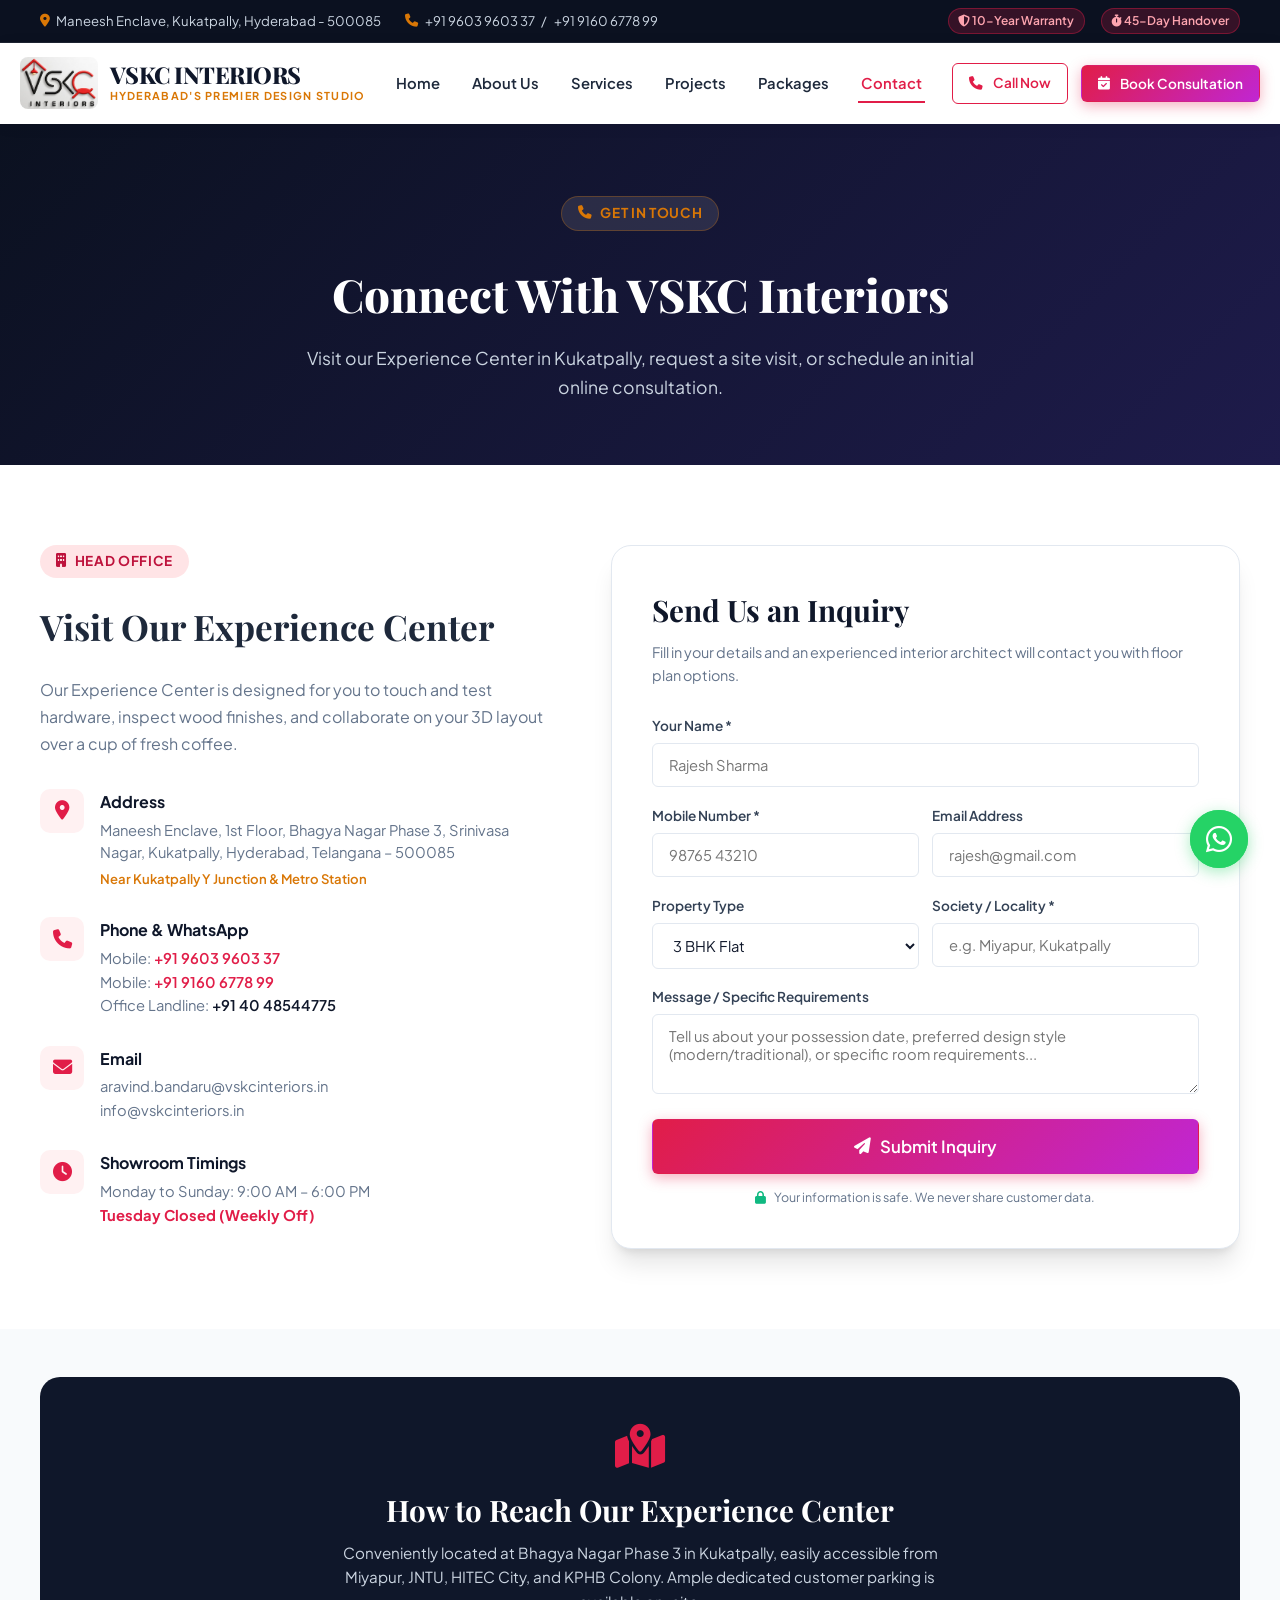
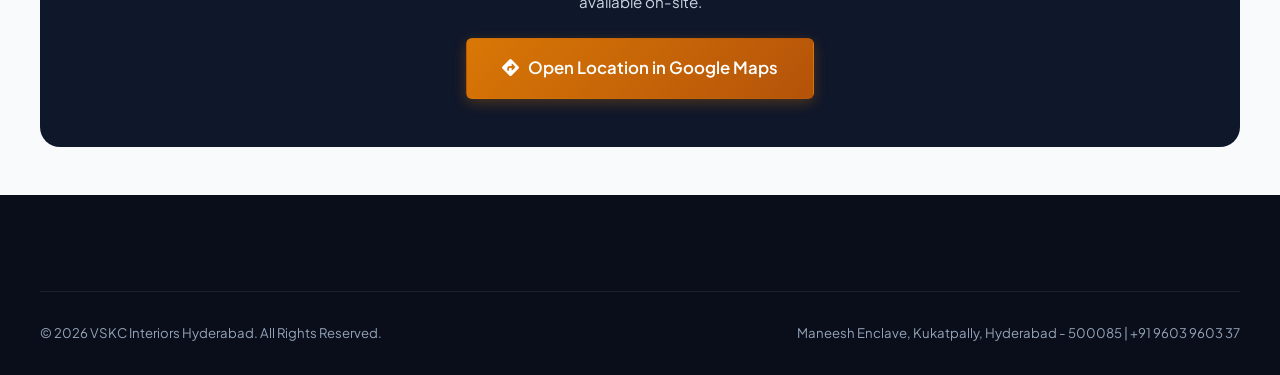
<file: contact.html>
<!DOCTYPE html>
<html lang="en">
<head>
  <meta charset="UTF-8">
  <meta name="viewport" content="width=device-width, initial-scale=1.0">
  <title>Contact VSKC Interiors Hyderabad | Experience Center & Inquiry</title>
  <meta name="description" content="Contact VSKC Interiors in Kukatpally Hyderabad. Visit our Experience Center or speak with our interior design architects at +91 9603 9603 37.">
  
  <link rel="icon" type="image/png" href="assets/images/favicon.png">
  <link rel="preconnect" href="https://fonts.googleapis.com">
  <link rel="preconnect" href="https://fonts.gstatic.com" crossorigin>
  <link href="https://fonts.googleapis.com/css2?family=Playfair+Display:ital,wght@0,600;0,700;0,800;1,600&family=Plus+Jakarta+Sans:wght@400;500;600;700;800&display=swap" rel="stylesheet">
  <link rel="stylesheet" href="https://cdnjs.cloudflare.com/ajax/libs/font-awesome/6.5.1/css/all.min.css">
  <link rel="stylesheet" href="css/style.css">
</head>
<body>

  <!-- Topbar -->
  <aside class="topbar">
    <div class="container topbar-wrapper">
      <div class="topbar-info">
        <div class="topbar-item">
          <i class="fa-solid fa-location-dot"></i>
          <span>Maneesh Enclave, Kukatpally, Hyderabad - 500085</span>
        </div>
        <div class="topbar-item">
          <i class="fa-solid fa-phone"></i>
          <a href="tel:+919603960337">+91 9603 9603 37</a> / <a href="tel:+919160677899">+91 9160 6778 99</a>
        </div>
      </div>
      <div class="topbar-actions">
        <span class="badge-pill-alert"><i class="fa-solid fa-shield-halved"></i> 10-Year Warranty</span>
        <span class="badge-pill-alert"><i class="fa-solid fa-stopwatch"></i> 45-Day Handover</span>
      </div>
    </div>
  </aside>

  <!-- Navbar -->
  <header class="header">
    <div class="container navbar">
      <a href="index.html" class="brand-logo" aria-label="VSKC Interiors Home">
        <img src="assets/images/logo.png" alt="VSKC Interiors Logo" class="brand-logo-img">
        <div class="brand-text">
          <span class="brand-name">VSKC INTERIORS</span>
          <span class="brand-tag">HYDERABAD'S PREMIER DESIGN STUDIO</span>
        </div>
      </a>
      <nav class="nav-menu" id="navMenu">
        <a href="index.html" class="nav-link">Home</a>
        <a href="about.html" class="nav-link">About Us</a>
        <a href="services.html" class="nav-link">Services</a>
        <a href="portfolio.html" class="nav-link">Projects</a>
        <a href="packages.html" class="nav-link">Packages</a>
        <a href="contact.html" class="nav-link active">Contact</a>
      </nav>
      <div class="nav-actions">
        <a href="tel:+919603960337" class="btn btn-outline btn-sm"><i class="fa-solid fa-phone"></i> Call Now</a>
        <button class="btn btn-primary btn-sm open-modal-btn"><i class="fa-solid fa-calendar-check"></i> Book Consultation</button>
      </div>
      <button class="mobile-toggle" id="mobileToggle"><i class="fa-solid fa-bars"></i></button>
    </div>
  </header>

  <!-- Page Banner -->
  <section style="background: linear-gradient(135deg, #0b1120 0%, #1e1b4b 100%); color: var(--white); padding: 4.5rem 0 4rem; text-align: center;">
    <div class="container">
      <span class="section-badge badge-dark"><i class="fa-solid fa-phone"></i> Get In Touch</span>
      <h1 class="font-heading" style="font-size: 2.85rem; font-weight: 800; margin: 0.85rem 0;">Connect With VSKC Interiors</h1>
      <p style="font-size: 1.1rem; color: #cbd5e1; max-width: 680px; margin: 0 auto;">
        Visit our Experience Center in Kukatpally, request a site visit, or schedule an initial online consultation.
      </p>
    </div>
  </section>

  <!-- Contact Details & Form Grid -->
  <section class="section section-light">
    <div class="container" style="display: grid; grid-template-columns: 0.9fr 1.1fr; gap: 3.5rem;">
      <!-- Contact Info -->
      <div>
        <span class="section-badge badge-apple"><i class="fa-solid fa-building"></i> Head Office</span>
        <h2 class="font-heading" style="font-size: 2.2rem; font-weight: 700; margin: 0.5rem 0 1.25rem;">Visit Our Experience Center</h2>
        <p style="color: var(--text-muted); line-height: 1.7; margin-bottom: 2rem;">
          Our Experience Center is designed for you to touch and test hardware, inspect wood finishes, and collaborate on your 3D layout over a cup of fresh coffee.
        </p>

        <div style="display: flex; flex-direction: column; gap: 1.75rem;">
          <!-- Item 1: Address -->
          <div style="display: flex; gap: 1rem;">
            <div style="width: 44px; height: 44px; border-radius: 10px; background: #fff1f2; color: var(--apple-red); display: flex; align-items: center; justify-content: center; font-size: 1.2rem; flex-shrink: 0;">
              <i class="fa-solid fa-location-dot"></i>
            </div>
            <div>
              <h4 style="font-size: 1rem; font-weight: 700; color: var(--dark); margin-bottom: 0.25rem;">Address</h4>
              <p style="font-size: 0.92rem; color: var(--text-muted); line-height: 1.5;">
                Maneesh Enclave, 1st Floor, Bhagya Nagar Phase 3, Srinivasa Nagar, Kukatpally, Hyderabad, Telangana – 500085
              </p>
              <div style="font-size: 0.82rem; color: var(--accent-gold); font-weight: 600; margin-top: 0.35rem;">
                Near Kukatpally Y Junction & Metro Station
              </div>
            </div>
          </div>

          <!-- Item 2: Phone -->
          <div style="display: flex; gap: 1rem;">
            <div style="width: 44px; height: 44px; border-radius: 10px; background: #fff1f2; color: var(--apple-red); display: flex; align-items: center; justify-content: center; font-size: 1.2rem; flex-shrink: 0;">
              <i class="fa-solid fa-phone"></i>
            </div>
            <div>
              <h4 style="font-size: 1rem; font-weight: 700; color: var(--dark); margin-bottom: 0.25rem;">Phone & WhatsApp</h4>
              <p style="font-size: 0.92rem; color: var(--text-muted); line-6;">
                Mobile: <a href="tel:+919603960337" style="color: var(--apple-red); font-weight: 600;">+91 9603 9603 37</a><br>
                Mobile: <a href="tel:+919160677899" style="color: var(--apple-red); font-weight: 600;">+91 9160 6778 99</a><br>
                Office Landline: <a href="tel:+914048544775" style="color: var(--dark); font-weight: 600;">+91 40 48544775</a>
              </p>
            </div>
          </div>

          <!-- Item 3: Email -->
          <div style="display: flex; gap: 1rem;">
            <div style="width: 44px; height: 44px; border-radius: 10px; background: #fff1f2; color: var(--apple-red); display: flex; align-items: center; justify-content: center; font-size: 1.2rem; flex-shrink: 0;">
              <i class="fa-solid fa-envelope"></i>
            </div>
            <div>
              <h4 style="font-size: 1rem; font-weight: 700; color: var(--dark); margin-bottom: 0.25rem;">Email</h4>
              <p style="font-size: 0.92rem; color: var(--text-muted);">
                <a href="mailto:aravind.bandaru@vskcinteriors.in">aravind.bandaru@vskcinteriors.in</a><br>
                <a href="mailto:info@vskcinteriors.in">info@vskcinteriors.in</a>
              </p>
            </div>
          </div>

          <!-- Item 4: Business Hours -->
          <div style="display: flex; gap: 1rem;">
            <div style="width: 44px; height: 44px; border-radius: 10px; background: #fff1f2; color: var(--apple-red); display: flex; align-items: center; justify-content: center; font-size: 1.2rem; flex-shrink: 0;">
              <i class="fa-solid fa-clock"></i>
            </div>
            <div>
              <h4 style="font-size: 1rem; font-weight: 700; color: var(--dark); margin-bottom: 0.25rem;">Showroom Timings</h4>
              <p style="font-size: 0.92rem; color: var(--text-muted);">
                Monday to Sunday: 9:00 AM – 6:00 PM<br>
                <strong style="color: var(--apple-red);">Tuesday Closed (Weekly Off)</strong>
              </p>
            </div>
          </div>
        </div>
      </div>

      <!-- Contact Form Card -->
      <div style="background: var(--white); border: 1px solid var(--gray-border); border-radius: var(--radius-lg); padding: 2.5rem; box-shadow: var(--shadow-xl);">
        <h3 class="font-heading" style="font-size: 1.85rem; font-weight: 700; color: var(--dark); margin-bottom: 0.5rem;">Send Us an Inquiry</h3>
        <p style="font-size: 0.9rem; color: var(--text-muted); margin-bottom: 1.75rem;">
          Fill in your details and an experienced interior architect will contact you with floor plan options.
        </p>

        <form class="lead-form" id="pageContactForm">
          <div class="form-group">
            <label class="form-label" for="contactName">Your Name *</label>
            <input type="text" id="contactName" class="form-control" placeholder="Rajesh Sharma" required>
          </div>
          <div class="form-row">
            <div class="form-group">
              <label class="form-label" for="contactPhone">Mobile Number *</label>
              <input type="tel" id="contactPhone" class="form-control" placeholder="98765 43210" pattern="[0-9]{10}" required>
            </div>
            <div class="form-group">
              <label class="form-label" for="contactEmail">Email Address</label>
              <input type="email" id="contactEmail" class="form-control" placeholder="rajesh@gmail.com">
            </div>
          </div>
          <div class="form-row">
            <div class="form-group">
              <label class="form-label" for="contactConfig">Property Type</label>
              <select id="contactConfig" class="form-control">
                <option value="2bhk">2 BHK Flat</option>
                <option value="3bhk" selected>3 BHK Flat</option>
                <option value="4bhk">4 BHK Flat</option>
                <option value="villa">Independent Villa</option>
                <option value="commercial">Commercial Space</option>
              </select>
            </div>
            <div class="form-group">
              <label class="form-label" for="contactLoc">Society / Locality *</label>
              <input type="text" id="contactLoc" class="form-control" placeholder="e.g. Miyapur, Kukatpally" required>
            </div>
          </div>
          <div class="form-group">
            <label class="form-label" for="contactMsg">Message / Specific Requirements</label>
            <textarea id="contactMsg" class="form-control" rows="3" placeholder="Tell us about your possession date, preferred design style (modern/traditional), or specific room requirements..."></textarea>
          </div>
          <button type="submit" class="btn btn-primary btn-lg" style="width: 100%;">
            <i class="fa-solid fa-paper-plane"></i> Submit Inquiry
          </button>
          <div class="form-guarantee">
            <i class="fa-solid fa-lock"></i> Your information is safe. We never share customer data.
          </div>
        </form>
      </div>
    </div>
  </section>

  <!-- Interactive Map Mockup Card -->
  <section class="section section-gray" style="padding: 3rem 0;">
    <div class="container">
      <div style="background: var(--dark); color: var(--white); border-radius: var(--radius-lg); padding: 3rem 2.5rem; text-align: center;">
        <i class="fa-solid fa-map-location-dot text-apple" style="font-size: 2.8rem; margin-bottom: 1rem;"></i>
        <h3 class="font-heading" style="font-size: 1.85rem; font-weight: 700; margin-bottom: 0.5rem;">How to Reach Our Experience Center</h3>
        <p style="color: #cbd5e1; max-width: 650px; margin: 0 auto 1.5rem; font-size: 0.95rem;">
          Conveniently located at Bhagya Nagar Phase 3 in Kukatpally, easily accessible from Miyapur, JNTU, HITEC City, and KPHB Colony. Ample dedicated customer parking is available on-site.
        </p>
        <a href="https://maps.google.com/?q=VSKC+Interiors+Maneesh+Enclave+Kukatpally+Hyderabad" target="_blank" rel="noopener noreferrer" class="btn btn-gold btn-lg">
          <i class="fa-solid fa-diamond-turn-right"></i> Open Location in Google Maps
        </a>
      </div>
    </div>
  </section>

  <!-- Footer -->
  <footer class="footer">
    <div class="container">
      <div class="footer-bottom">
        <div>&copy; 2026 VSKC Interiors Hyderabad. All Rights Reserved.</div>
        <div>Maneesh Enclave, Kukatpally, Hyderabad - 500085 | +91 9603 9603 37</div>
      </div>
    </div>
  </footer>

  <a href="https://wa.me/919603960337" class="floating-whatsapp" target="_blank" aria-label="Chat on WhatsApp"><i class="fa-brands fa-whatsapp"></i></a>
  <button class="back-to-top" id="backToTop" aria-label="Scroll to top"><i class="fa-solid fa-arrow-up"></i></button>

  <script src="js/main.js"></script>
</body>
</html>
</file>
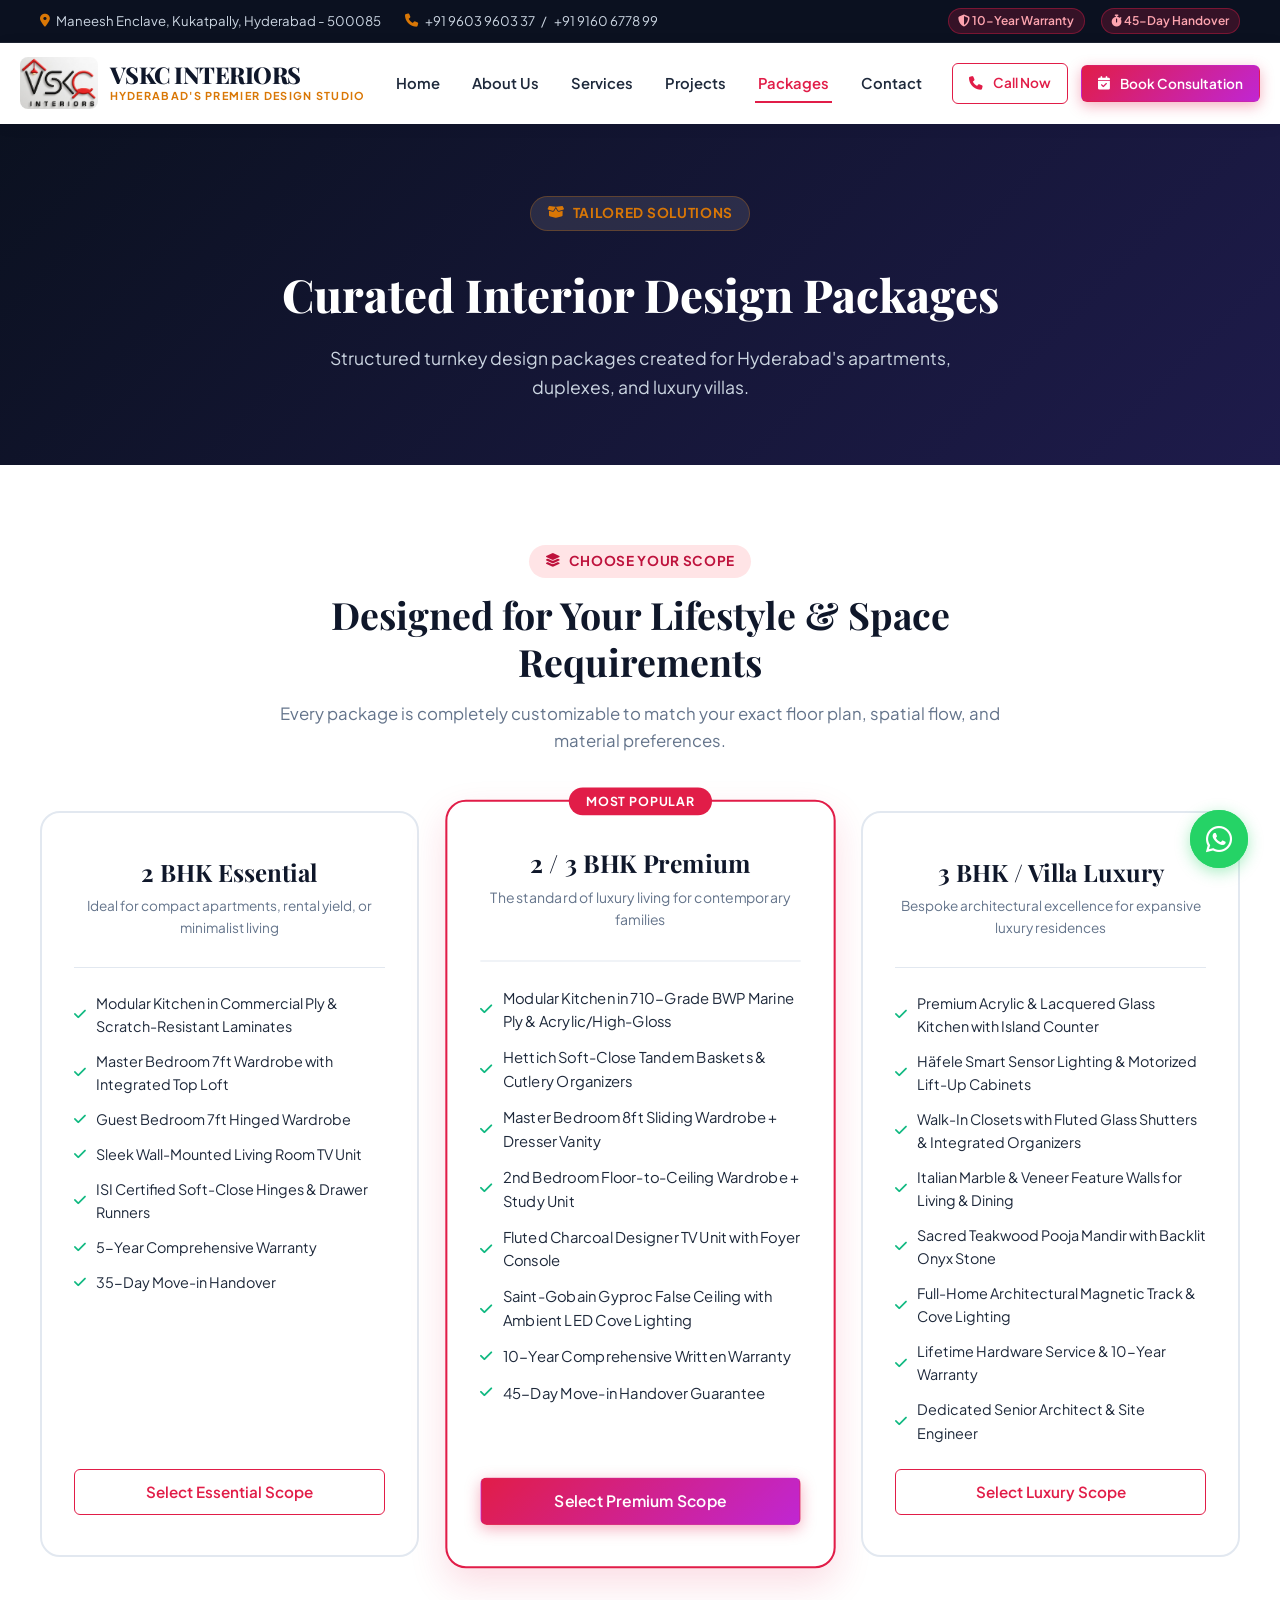
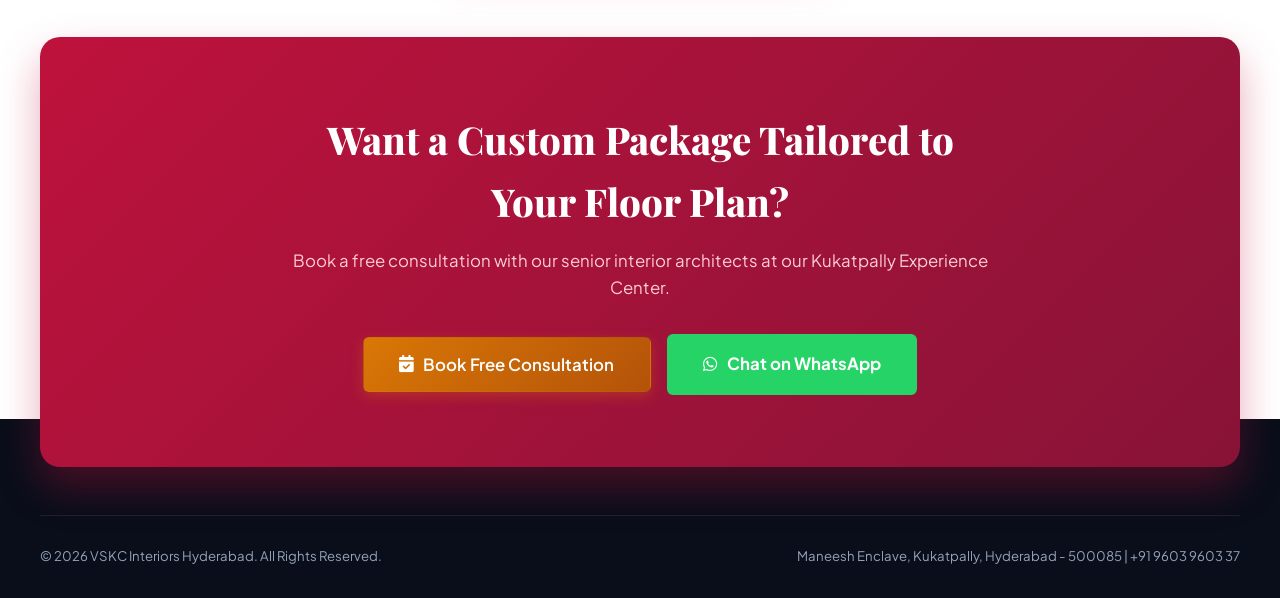
<file: packages.html>
<!DOCTYPE html>
<html lang="en">
<head>
  <meta charset="UTF-8">
  <meta name="viewport" content="width=device-width, initial-scale=1.0">
  <title>Interior Design Packages | VSKC Interiors Hyderabad</title>
  <meta name="description" content="Explore customized 2BHK, 3BHK, and Villa turnkey interior packages in Hyderabad by VSKC Interiors. Precision German factory execution, 10-year warranty, and 45-day handover guarantee.">
  
  <link rel="icon" type="image/png" href="assets/images/favicon.png">
  <link rel="preconnect" href="https://fonts.googleapis.com">
  <link rel="preconnect" href="https://fonts.gstatic.com" crossorigin>
  <link href="https://fonts.googleapis.com/css2?family=Playfair+Display:ital,wght@0,600;0,700;0,800;1,600&family=Plus+Jakarta+Sans:wght@400;500;600;700;800&display=swap" rel="stylesheet">
  <link rel="stylesheet" href="https://cdnjs.cloudflare.com/ajax/libs/font-awesome/6.5.1/css/all.min.css">
  <link rel="stylesheet" href="css/style.css">
</head>
<body>

  <!-- Topbar -->
  <aside class="topbar">
    <div class="container topbar-wrapper">
      <div class="topbar-info">
        <div class="topbar-item">
          <i class="fa-solid fa-location-dot"></i>
          <span>Maneesh Enclave, Kukatpally, Hyderabad - 500085</span>
        </div>
        <div class="topbar-item">
          <i class="fa-solid fa-phone"></i>
          <a href="tel:+919603960337">+91 9603 9603 37</a> / <a href="tel:+919160677899">+91 9160 6778 99</a>
        </div>
      </div>
      <div class="topbar-actions">
        <span class="badge-pill-alert"><i class="fa-solid fa-shield-halved"></i> 10-Year Warranty</span>
        <span class="badge-pill-alert"><i class="fa-solid fa-stopwatch"></i> 45-Day Handover</span>
      </div>
    </div>
  </aside>

  <!-- Navbar -->
  <header class="header">
    <div class="container navbar">
      <a href="index.html" class="brand-logo" aria-label="VSKC Interiors Home">
        <img src="assets/images/logo.png" alt="VSKC Interiors Logo" class="brand-logo-img">
        <div class="brand-text">
          <span class="brand-name">VSKC INTERIORS</span>
          <span class="brand-tag">HYDERABAD'S PREMIER DESIGN STUDIO</span>
        </div>
      </a>
      <nav class="nav-menu" id="navMenu">
        <a href="index.html" class="nav-link">Home</a>
        <a href="about.html" class="nav-link">About Us</a>
        <a href="services.html" class="nav-link">Services</a>
        <a href="portfolio.html" class="nav-link">Projects</a>
        <a href="packages.html" class="nav-link active">Packages</a>
        <a href="contact.html" class="nav-link">Contact</a>
      </nav>
      <div class="nav-actions">
        <a href="tel:+919603960337" class="btn btn-outline btn-sm"><i class="fa-solid fa-phone"></i> Call Now</a>
        <button class="btn btn-primary btn-sm open-modal-btn"><i class="fa-solid fa-calendar-check"></i> Book Consultation</button>
      </div>
      <button class="mobile-toggle" id="mobileToggle"><i class="fa-solid fa-bars"></i></button>
    </div>
  </header>

  <!-- Page Banner -->
  <section style="background: linear-gradient(135deg, #0b1120 0%, #1e1b4b 100%); color: var(--white); padding: 4.5rem 0 4rem; text-align: center;">
    <div class="container">
      <span class="section-badge badge-dark"><i class="fa-solid fa-box-open"></i> Tailored Solutions</span>
      <h1 class="font-heading" style="font-size: 2.85rem; font-weight: 800; margin: 0.85rem 0;">Curated Interior Design Packages</h1>
      <p style="font-size: 1.1rem; color: #cbd5e1; max-width: 680px; margin: 0 auto;">
        Structured turnkey design packages created for Hyderabad's apartments, duplexes, and luxury villas.
      </p>
    </div>
  </section>

  <!-- Packages Grid -->
  <section class="section section-light">
    <div class="container">
      <div class="section-header">
        <span class="section-badge badge-apple"><i class="fa-solid fa-layer-group"></i> Choose Your Scope</span>
        <h2 class="section-title">Designed for Your Lifestyle & Space Requirements</h2>
        <p class="section-subtitle">
          Every package is completely customizable to match your exact floor plan, spatial flow, and material preferences.
        </p>
      </div>

      <div class="packages-grid">
        <!-- Package 1: Essential -->
        <div class="package-card">
          <div class="package-header">
            <h3 class="package-name">2 BHK Essential</h3>
            <p class="package-ideal">Ideal for compact apartments, rental yield, or minimalist living</p>
          </div>
          <ul class="package-features">
            <li><i class="fa-solid fa-check"></i> Modular Kitchen in Commercial Ply & Scratch-Resistant Laminates</li>
            <li><i class="fa-solid fa-check"></i> Master Bedroom 7ft Wardrobe with Integrated Top Loft</li>
            <li><i class="fa-solid fa-check"></i> Guest Bedroom 7ft Hinged Wardrobe</li>
            <li><i class="fa-solid fa-check"></i> Sleek Wall-Mounted Living Room TV Unit</li>
            <li><i class="fa-solid fa-check"></i> ISI Certified Soft-Close Hinges & Drawer Runners</li>
            <li><i class="fa-solid fa-check"></i> 5-Year Comprehensive Warranty</li>
            <li><i class="fa-solid fa-check"></i> 35-Day Move-in Handover</li>
          </ul>
          <button class="btn btn-outline open-modal-btn" style="width: 100%;">Select Essential Scope</button>
        </div>

        <!-- Package 2: Premium (Featured) -->
        <div class="package-card featured">
          <span class="package-badge">Most Popular</span>
          <div class="package-header">
            <h3 class="package-name">2 / 3 BHK Premium</h3>
            <p class="package-ideal">The standard of luxury living for contemporary families</p>
          </div>
          <ul class="package-features">
            <li><i class="fa-solid fa-check"></i> Modular Kitchen in 710-Grade BWP Marine Ply & Acrylic/High-Gloss</li>
            <li><i class="fa-solid fa-check"></i> Hettich Soft-Close Tandem Baskets & Cutlery Organizers</li>
            <li><i class="fa-solid fa-check"></i> Master Bedroom 8ft Sliding Wardrobe + Dresser Vanity</li>
            <li><i class="fa-solid fa-check"></i> 2nd Bedroom Floor-to-Ceiling Wardrobe + Study Unit</li>
            <li><i class="fa-solid fa-check"></i> Fluted Charcoal Designer TV Unit with Foyer Console</li>
            <li><i class="fa-solid fa-check"></i> Saint-Gobain Gyproc False Ceiling with Ambient LED Cove Lighting</li>
            <li><i class="fa-solid fa-check"></i> 10-Year Comprehensive Written Warranty</li>
            <li><i class="fa-solid fa-check"></i> 45-Day Move-in Handover Guarantee</li>
          </ul>
          <button class="btn btn-primary open-modal-btn" style="width: 100%;">Select Premium Scope</button>
        </div>

        <!-- Package 3: Luxury -->
        <div class="package-card">
          <div class="package-header">
            <h3 class="package-name">3 BHK / Villa Luxury</h3>
            <p class="package-ideal">Bespoke architectural excellence for expansive luxury residences</p>
          </div>
          <ul class="package-features">
            <li><i class="fa-solid fa-check"></i> Premium Acrylic & Lacquered Glass Kitchen with Island Counter</li>
            <li><i class="fa-solid fa-check"></i> Häfele Smart Sensor Lighting & Motorized Lift-Up Cabinets</li>
            <li><i class="fa-solid fa-check"></i> Walk-In Closets with Fluted Glass Shutters & Integrated Organizers</li>
            <li><i class="fa-solid fa-check"></i> Italian Marble & Veneer Feature Walls for Living & Dining</li>
            <li><i class="fa-solid fa-check"></i> Sacred Teakwood Pooja Mandir with Backlit Onyx Stone</li>
            <li><i class="fa-solid fa-check"></i> Full-Home Architectural Magnetic Track & Cove Lighting</li>
            <li><i class="fa-solid fa-check"></i> Lifetime Hardware Service & 10-Year Warranty</li>
            <li><i class="fa-solid fa-check"></i> Dedicated Senior Architect & Site Engineer</li>
          </ul>
          <button class="btn btn-outline open-modal-btn" style="width: 100%;">Select Luxury Scope</button>
        </div>
      </div>
    </div>
  </section>

  <!-- CTA Banner -->
  <div class="container">
    <div class="cta-banner">
      <div class="cta-banner-content">
        <h2>Want a Custom Package Tailored to Your Floor Plan?</h2>
        <p>Book a free consultation with our senior interior architects at our Kukatpally Experience Center.</p>
        <div class="cta-buttons">
          <button class="btn btn-gold btn-lg open-modal-btn"><i class="fa-solid fa-calendar-check"></i> Book Free Consultation</button>
          <a href="https://wa.me/919603960337" target="_blank" class="btn btn-whatsapp btn-lg"><i class="fa-brands fa-whatsapp"></i> Chat on WhatsApp</a>
        </div>
      </div>
    </div>
  </div>

  <!-- Footer -->
  <footer class="footer">
    <div class="container">
      <div class="footer-bottom">
        <div>&copy; 2026 VSKC Interiors Hyderabad. All Rights Reserved.</div>
        <div>Maneesh Enclave, Kukatpally, Hyderabad - 500085 | +91 9603 9603 37</div>
      </div>
    </div>
  </footer>

  <!-- Modal -->
  <div class="modal-backdrop" id="consultationModal" role="dialog" aria-modal="true">
    <div class="modal-content">
      <button class="modal-close-btn">&times;</button>
      <div style="padding: 2.2rem;">
        <span class="section-badge badge-apple"><i class="fa-solid fa-gift"></i> Complimentary Offer</span>
        <h3 class="font-heading" style="font-size: 1.6rem; font-weight: 700; margin: 0.5rem 0;">Book Free Design Consultation</h3>
        <p style="font-size: 0.88rem; color: var(--text-muted); margin-bottom: 1.5rem;">Visit our Kukatpally Experience Center or connect with our designers online.</p>
        <form class="lead-form">
          <div class="form-group">
            <label class="form-label">Full Name *</label>
            <input type="text" class="form-control" placeholder="Rajesh Kumar" required>
          </div>
          <div class="form-group">
            <label class="form-label">Mobile Number *</label>
            <input type="tel" class="form-control" placeholder="98765 43210" pattern="[0-9]{10}" required>
          </div>
          <div class="form-group">
            <label class="form-label">Hyderabad Location *</label>
            <input type="text" class="form-control" placeholder="e.g. Kukatpally, Miyapur, Gachibowli" required>
          </div>
          <button type="submit" class="btn btn-primary" style="width: 100%;">Confirm Consultation</button>
        </form>
      </div>
    </div>
  </div>

  <a href="https://wa.me/919603960337" class="floating-whatsapp" target="_blank" aria-label="Chat on WhatsApp"><i class="fa-brands fa-whatsapp"></i></a>
  <button class="back-to-top" id="backToTop" aria-label="Scroll to top"><i class="fa-solid fa-arrow-up"></i></button>

  <script src="js/main.js"></script>
</body>
</html>
</file>
<file: css/style.css>
/* Apple Interiors - Best Interior Designers in Hyderabad
   Styles & Visual Identity
*/

:root {
  --primary: #c2410c; /* Rich terracotta / burnt crimson */
  --primary-hover: #9a3412;
  --primary-light: #fff7ed;
  --accent-gold: #d97706; /* Warm luxury gold */
  --accent-gold-light: #fef3c7;
  --apple-red: #e11d48; /* Signature Apple brand accent */
  --apple-red-hover: #be123c;
  --dark: #0f172a; /* Slate 900 */
  --dark-surface: #1e293b; /* Slate 800 */
  --dark-card: #334155;
  --gray-bg: #f8fafc;
  --gray-border: #e2e8f0;
  --text-main: #1e293b;
  --text-muted: #64748b;
  --text-light: #94a3b8;
  --white: #ffffff;
  --shadow-sm: 0 1px 2px 0 rgb(0 0 0 / 0.05);
  --shadow-md: 0 4px 6px -1px rgb(0 0 0 / 0.1), 0 2px 4px -2px rgb(0 0 0 / 0.1);
  --shadow-lg: 0 10px 15px -3px rgb(0 0 0 / 0.1), 0 4px 6px -4px rgb(0 0 0 / 0.1);
  --shadow-xl: 0 20px 25px -5px rgb(0 0 0 / 0.1), 0 8px 10px -6px rgb(0 0 0 / 0.1);
  --shadow-glow: 0 0 25px rgba(225, 29, 72, 0.25);
  --radius-sm: 6px;
  --radius-md: 12px;
  --radius-lg: 20px;
  --radius-full: 9999px;
  --transition: all 0.3s cubic-bezier(0.4, 0, 0.2, 1);
  --font-heading: 'Playfair Display', Georgia, serif;
  --font-body: 'Plus Jakarta Sans', system-ui, -apple-system, sans-serif;
}

/* Reset & Box Sizing */
*, *::before, *::after {
  box-sizing: border-box;
  margin: 0;
  padding: 0;
}

html {
  scroll-behavior: smooth;
  font-size: 16px;
}

body {
  font-family: var(--font-body);
  color: var(--text-main);
  background-color: var(--white);
  line-height: 1.6;
  overflow-x: hidden;
  -webkit-font-smoothing: antialiased;
}

a {
  color: inherit;
  text-decoration: none;
  transition: var(--transition);
}

img {
  max-width: 100%;
  height: auto;
  display: block;
}

ul {
  list-style: none;
}

button, input, select, textarea {
  font-family: inherit;
  font-size: inherit;
}

/* Container */
.container {
  width: 100%;
  max-width: 1240px;
  margin-left: auto;
  margin-right: auto;
  padding-left: 1.25rem;
  padding-right: 1.25rem;
}

/* Typography Helpers */
.font-heading {
  font-family: var(--font-heading);
}

.text-gold {
  color: var(--accent-gold);
}

.text-apple {
  color: var(--apple-red);
}

.text-white {
  color: var(--white);
}

.text-muted {
  color: var(--text-muted);
}

/* Section Common Styling */
.section {
  padding: 5rem 0;
  position: relative;
}

.section-light {
  background-color: var(--white);
}

.section-gray {
  background-color: var(--gray-bg);
}

.section-dark {
  background-color: var(--dark);
  color: var(--white);
}

.section-header {
  text-align: center;
  max-width: 760px;
  margin: 0 auto 3.5rem;
}

.section-badge {
  display: inline-flex;
  align-items: center;
  gap: 0.5rem;
  padding: 0.35rem 1rem;
  background-color: var(--accent-gold-light);
  color: #92400e;
  border-radius: var(--radius-full);
  font-size: 0.85rem;
  font-weight: 700;
  letter-spacing: 0.05em;
  text-transform: uppercase;
  margin-bottom: 0.85rem;
}

.section-badge.badge-apple {
  background-color: #ffe4e6;
  color: var(--apple-red-hover);
}

.section-badge.badge-dark {
  background-color: rgba(255, 255, 255, 0.1);
  color: var(--accent-gold);
  border: 1px solid rgba(217, 119, 6, 0.3);
}

.section-title {
  font-family: var(--font-heading);
  font-size: 2.35rem;
  font-weight: 700;
  color: var(--dark);
  line-height: 1.25;
  margin-bottom: 1rem;
}

.section-dark .section-title {
  color: var(--white);
}

.section-subtitle {
  font-size: 1.05rem;
  color: var(--text-muted);
}

.section-dark .section-subtitle {
  color: var(--text-light);
}

/* Buttons */
.btn {
  display: inline-flex;
  align-items: center;
  justify-content: center;
  gap: 0.6rem;
  padding: 0.8rem 1.65rem;
  font-size: 0.95rem;
  font-weight: 600;
  border-radius: var(--radius-sm);
  cursor: pointer;
  border: 1px solid transparent;
  transition: var(--transition);
  text-align: center;
  white-space: nowrap;
}

.btn-primary {
  background: linear-gradient(135deg, var(--apple-red) 0%, #c026d3 100%);
  color: var(--white);
  box-shadow: 0 4px 14px rgba(225, 29, 72, 0.35);
}

.btn-primary:hover {
  transform: translateY(-2px);
  box-shadow: 0 6px 20px rgba(225, 29, 72, 0.5);
}

.btn-gold {
  background: linear-gradient(135deg, #d97706 0%, #b45309 100%);
  color: var(--white);
  box-shadow: 0 4px 14px rgba(217, 119, 6, 0.3);
}

.btn-gold:hover {
  transform: translateY(-2px);
  box-shadow: 0 6px 20px rgba(217, 119, 6, 0.45);
}

.btn-outline {
  background: transparent;
  border-color: var(--apple-red);
  color: var(--apple-red);
}

.btn-outline:hover {
  background: var(--apple-red);
  color: var(--white);
}

.btn-outline-white {
  background: transparent;
  border-color: rgba(255, 255, 255, 0.5);
  color: var(--white);
}

.btn-outline-white:hover {
  background: var(--white);
  color: var(--dark);
}

.btn-whatsapp {
  background-color: #25d366;
  color: var(--white);
  font-weight: 700;
}

.btn-whatsapp:hover {
  background-color: #128c7e;
  color: var(--white);
}

.btn-sm {
  padding: 0.55rem 1rem;
  font-size: 0.85rem;
}

.btn-lg {
  padding: 1rem 2.2rem;
  font-size: 1.05rem;
}

/* Top Notification / Contact Bar */
.topbar {
  background-color: #0b1120;
  color: #cbd5e1;
  font-size: 0.825rem;
  padding: 0.5rem 0;
  border-bottom: 1px solid rgba(255, 255, 255, 0.08);
}

.topbar-wrapper {
  display: flex;
  justify-content: space-between;
  align-items: center;
  flex-wrap: wrap;
  gap: 0.75rem;
}

.topbar-info {
  display: flex;
  align-items: center;
  gap: 1.5rem;
  flex-wrap: wrap;
}

.topbar-item {
  display: flex;
  align-items: center;
  gap: 0.4rem;
}

.topbar-item i {
  color: var(--accent-gold);
}

.topbar-item a:hover {
  color: var(--white);
  text-decoration: underline;
}

.topbar-actions {
  display: flex;
  align-items: center;
  gap: 1rem;
}

.badge-pill-alert {
  background-color: rgba(225, 29, 72, 0.2);
  color: #fda4af;
  border: 1px solid rgba(225, 29, 72, 0.4);
  padding: 0.15rem 0.6rem;
  border-radius: var(--radius-full);
  font-size: 0.75rem;
  font-weight: 600;
}

/* Header & Navigation */
.header {
  position: sticky;
  top: 0;
  z-index: 1000;
  background: rgba(255, 255, 255, 0.96);
  backdrop-filter: blur(12px);
  -webkit-backdrop-filter: blur(12px);
  box-shadow: 0 2px 15px rgba(0, 0, 0, 0.06);
  transition: var(--transition);
}

.header.scrolled {
  box-shadow: 0 4px 20px rgba(0, 0, 0, 0.1);
  background: rgba(255, 255, 255, 0.98);
}

.navbar {
  display: flex;
  align-items: center;
  justify-content: space-between;
  padding: 0.9rem 0;
}


.brand-logo-img {
  height: 52px;
  width: auto;
  border-radius: 8px;
  object-fit: contain;
  transition: var(--transition);
}

.footer .brand-logo-img {
  background: #ffffff;
  padding: 4px 8px;
  border-radius: 8px;
}

.brand-logo {
  display: flex;
  align-items: center;
  gap: 0.75rem;
  text-decoration: none;
}

.logo-icon-box {
  width: 44px;
  height: 44px;
  border-radius: 10px;
  background: linear-gradient(135deg, #e11d48 0%, #be123c 100%);
  display: flex;
  align-items: center;
  justify-content: center;
  color: var(--white);
  font-size: 1.4rem;
  box-shadow: 0 4px 10px rgba(225, 29, 72, 0.3);
}

.brand-text {
  display: flex;
  flex-direction: column;
}

.brand-name {
  font-family: var(--font-heading);
  font-size: 1.45rem;
  font-weight: 800;
  color: var(--dark);
  letter-spacing: -0.02em;
  line-height: 1.1;
}

.brand-tag {
  font-size: 0.68rem;
  font-weight: 700;
  color: var(--accent-gold);
  letter-spacing: 0.12em;
  text-transform: uppercase;
}

/* Nav Menu */
.nav-menu {
  display: flex;
  align-items: center;
  gap: 1.6rem;
}

.nav-link {
  font-size: 0.925rem;
  font-weight: 600;
  color: var(--text-main);
  padding: 0.5rem 0.2rem;
  position: relative;
}

.nav-link:hover,
.nav-link.active {
  color: var(--apple-red);
}

.nav-link::after {
  content: '';
  position: absolute;
  bottom: 0;
  left: 0;
  width: 0%;
  height: 2px;
  background: var(--apple-red);
  transition: var(--transition);
}

.nav-link:hover::after,
.nav-link.active::after {
  width: 100%;
}

.nav-actions {
  display: flex;
  align-items: center;
  gap: 0.85rem;
}

.mobile-toggle {
  display: none;
  background: none;
  border: none;
  font-size: 1.5rem;
  color: var(--dark);
  cursor: pointer;
}

/* Hero Section */
.hero {
  position: relative;
  background: linear-gradient(135deg, #0b1120 0%, #1e1b4b 50%, #0f172a 100%);
  color: var(--white);
  padding: 4.5rem 0 5.5rem;
  overflow: hidden;
}

.hero::before {
  content: '';
  position: absolute;
  top: -20%;
  right: -10%;
  width: 650px;
  height: 650px;
  background: radial-gradient(circle, rgba(225, 29, 72, 0.22) 0%, transparent 70%);
  filter: blur(60px);
  z-index: 1;
}

.hero::after {
  content: '';
  position: absolute;
  bottom: -15%;
  left: -5%;
  width: 500px;
  height: 500px;
  background: radial-gradient(circle, rgba(217, 119, 6, 0.18) 0%, transparent 70%);
  filter: blur(50px);
  z-index: 1;
}

.hero-grid {
  position: relative;
  z-index: 2;
  display: grid;
  grid-template-columns: 1.15fr 0.85fr;
  gap: 3.5rem;
  align-items: center;
}

.hero-content {
  max-width: 620px;
}

.hero-pill {
  display: inline-flex;
  align-items: center;
  gap: 0.6rem;
  background: rgba(255, 255, 255, 0.1);
  border: 1px solid rgba(255, 255, 255, 0.2);
  padding: 0.4rem 1rem;
  border-radius: var(--radius-full);
  font-size: 0.85rem;
  font-weight: 600;
  color: #fed7aa;
  margin-bottom: 1.5rem;
}

.hero-pill i {
  color: var(--accent-gold);
}

.hero-title {
  font-family: var(--font-heading);
  font-size: 3.25rem;
  font-weight: 800;
  line-height: 1.18;
  margin-bottom: 1.35rem;
  letter-spacing: -0.02em;
}

.hero-title .highlight {
  background: linear-gradient(135deg, #f43f5e 0%, #fb923c 100%);
  -webkit-background-clip: text;
  -webkit-text-fill-color: transparent;
}

.hero-desc {
  font-size: 1.12rem;
  color: #cbd5e1;
  line-height: 1.65;
  margin-bottom: 2rem;
}

.hero-usp-list {
  display: grid;
  grid-template-columns: repeat(2, 1fr);
  gap: 0.85rem 1.5rem;
  margin-bottom: 2.25rem;
}

.hero-usp-item {
  display: flex;
  align-items: center;
  gap: 0.6rem;
  font-size: 0.95rem;
  font-weight: 600;
  color: #f1f5f9;
}

.hero-usp-item i {
  color: #10b981;
  font-size: 1rem;
}

.hero-btn-group {
  display: flex;
  align-items: center;
  gap: 1.25rem;
  flex-wrap: wrap;
}

/* Hero Lead Form Card */
.hero-form-card {
  background: rgba(255, 255, 255, 0.95);
  backdrop-filter: blur(16px);
  border-radius: var(--radius-lg);
  padding: 2.2rem 2rem;
  box-shadow: 0 25px 50px -12px rgba(0, 0, 0, 0.35);
  color: var(--dark);
  border: 1px solid rgba(255, 255, 255, 0.4);
}

.form-header {
  margin-bottom: 1.5rem;
}

.form-title {
  font-family: var(--font-heading);
  font-size: 1.5rem;
  font-weight: 700;
  color: var(--dark);
  line-height: 1.3;
}

.form-subtitle {
  font-size: 0.85rem;
  color: var(--text-muted);
  margin-top: 0.25rem;
}

.lead-form .form-group {
  margin-bottom: 1.1rem;
}

.form-label {
  display: block;
  font-size: 0.85rem;
  font-weight: 600;
  color: #334155;
  margin-bottom: 0.4rem;
}

.form-control {
  width: 100%;
  padding: 0.75rem 1rem;
  border: 1px solid var(--gray-border);
  border-radius: var(--radius-sm);
  background-color: var(--white);
  color: var(--dark);
  font-size: 0.92rem;
  transition: var(--transition);
}

.form-control:focus {
  outline: none;
  border-color: var(--apple-red);
  box-shadow: 0 0 0 3px rgba(225, 29, 72, 0.15);
}

.form-row {
  display: grid;
  grid-template-columns: 1fr 1fr;
  gap: 0.85rem;
}

.form-guarantee {
  display: flex;
  align-items: center;
  justify-content: center;
  gap: 0.5rem;
  font-size: 0.78rem;
  color: var(--text-muted);
  margin-top: 0.9rem;
}

.form-guarantee i {
  color: #10b981;
}

/* Stats Counter Strip */
.stats-strip {
  background-color: var(--dark-surface);
  border-top: 1px solid rgba(255, 255, 255, 0.08);
  border-bottom: 1px solid rgba(255, 255, 255, 0.08);
  padding: 2.2rem 0;
  color: var(--white);
}

.stats-grid {
  display: grid;
  grid-template-columns: repeat(4, 1fr);
  gap: 2rem;
  text-align: center;
}

.stat-item {
  position: relative;
}

.stat-item:not(:last-child)::after {
  content: '';
  position: absolute;
  right: 0;
  top: 20%;
  height: 60%;
  width: 1px;
  background-color: rgba(255, 255, 255, 0.12);
}

.stat-number {
  font-family: var(--font-heading);
  font-size: 2.5rem;
  font-weight: 800;
  color: var(--accent-gold);
  line-height: 1;
  margin-bottom: 0.4rem;
}

.stat-label {
  font-size: 0.9rem;
  color: #94a3b8;
  font-weight: 500;
}

/* Services Grid */
.services-grid {
  display: grid;
  grid-template-columns: repeat(3, 1fr);
  gap: 2rem;
}

.service-card {
  background: var(--white);
  border-radius: var(--radius-md);
  overflow: hidden;
  box-shadow: var(--shadow-sm);
  border: 1px solid var(--gray-border);
  transition: var(--transition);
  display: flex;
  flex-direction: column;
}

.service-card:hover {
  transform: translateY(-6px);
  box-shadow: var(--shadow-xl);
  border-color: #fecdd3;
}

.service-image-box {
  position: relative;
  height: 220px;
  overflow: hidden;
}

.service-image-box img {
  width: 100%;
  height: 100%;
  object-fit: cover;
  transition: transform 0.5s ease;
}

.service-card:hover .service-image-box img {
  transform: scale(1.08);
}

.service-tag {
  position: absolute;
  top: 1rem;
  left: 1rem;
  background: rgba(15, 23, 42, 0.85);
  backdrop-filter: blur(4px);
  color: var(--white);
  padding: 0.25rem 0.75rem;
  border-radius: var(--radius-full);
  font-size: 0.75rem;
  font-weight: 600;
  text-transform: uppercase;
}

.service-body {
  padding: 1.5rem;
  flex: 1;
  display: flex;
  flex-direction: column;
}

.service-title {
  font-family: var(--font-heading);
  font-size: 1.35rem;
  font-weight: 700;
  margin-bottom: 0.65rem;
  color: var(--dark);
}

.service-desc {
  font-size: 0.92rem;
  color: var(--text-muted);
  line-height: 1.55;
  margin-bottom: 1.25rem;
  flex: 1;
}

.service-features {
  border-top: 1px solid var(--gray-border);
  padding-top: 1rem;
  margin-bottom: 1.2rem;
  display: flex;
  flex-direction: column;
  gap: 0.4rem;
}

.service-features li {
  display: flex;
  align-items: center;
  gap: 0.5rem;
  font-size: 0.84rem;
  color: var(--text-main);
  font-weight: 500;
}

.service-features li i {
  color: var(--apple-red);
  font-size: 0.75rem;
}

.service-link {
  display: inline-flex;
  align-items: center;
  gap: 0.4rem;
  font-size: 0.9rem;
  font-weight: 700;
  color: var(--apple-red);
}

.service-link:hover {
  gap: 0.65rem;
  color: var(--apple-red-hover);
}

/* Cost Estimator Widget */
.estimator-wrapper {
  background: var(--white);
  border-radius: var(--radius-lg);
  box-shadow: var(--shadow-xl);
  border: 1px solid var(--gray-border);
  overflow: hidden;
}

.estimator-grid {
  display: grid;
  grid-template-columns: 1.2fr 0.8fr;
}

.estimator-controls {
  padding: 2.5rem;
  border-right: 1px solid var(--gray-border);
}

.step-heading {
  font-size: 1.05rem;
  font-weight: 700;
  color: var(--dark);
  margin-bottom: 1rem;
  display: flex;
  align-items: center;
  gap: 0.6rem;
}

.step-heading span {
  display: inline-flex;
  align-items: center;
  justify-content: center;
  width: 26px;
  height: 26px;
  background-color: var(--apple-red);
  color: var(--white);
  border-radius: 50%;
  font-size: 0.8rem;
}

.bhk-selector {
  display: grid;
  grid-template-columns: repeat(4, 1fr);
  gap: 0.85rem;
  margin-bottom: 2rem;
}

.bhk-btn {
  background: var(--gray-bg);
  border: 2px solid var(--gray-border);
  border-radius: var(--radius-md);
  padding: 0.9rem 0.5rem;
  text-align: center;
  cursor: pointer;
  transition: var(--transition);
}

.bhk-btn:hover {
  border-color: #fda4af;
  background: #fff1f2;
}

.bhk-btn.active {
  border-color: var(--apple-red);
  background: #fff1f2;
  color: var(--apple-red);
  box-shadow: 0 4px 10px rgba(225, 29, 72, 0.15);
}

.bhk-btn .bhk-name {
  font-weight: 700;
  font-size: 1.1rem;
  display: block;
}

.bhk-btn .bhk-area {
  font-size: 0.725rem;
  color: var(--text-muted);
}

.bhk-btn.active .bhk-area {
  color: var(--apple-red-hover);
}

.tier-selector {
  display: grid;
  grid-template-columns: repeat(3, 1fr);
  gap: 0.85rem;
  margin-bottom: 2rem;
}

.tier-card {
  border: 2px solid var(--gray-border);
  border-radius: var(--radius-md);
  padding: 1rem;
  cursor: pointer;
  transition: var(--transition);
  position: relative;
}

.tier-card:hover {
  border-color: #f59e0b;
}

.tier-card.active {
  border-color: var(--accent-gold);
  background-color: #fffbeb;
}

.tier-card .tier-title {
  font-weight: 700;
  font-size: 0.95rem;
  color: var(--dark);
  margin-bottom: 0.2rem;
}

.tier-card .tier-desc {
  font-size: 0.78rem;
  color: var(--text-muted);
}

.tier-badge-rec {
  position: absolute;
  top: -10px;
  right: 10px;
  background: var(--accent-gold);
  color: var(--white);
  font-size: 0.65rem;
  font-weight: 700;
  padding: 0.15rem 0.5rem;
  border-radius: var(--radius-full);
}

.rooms-toggle-grid {
  display: grid;
  grid-template-columns: repeat(2, 1fr);
  gap: 0.75rem;
}

.room-checkbox {
  display: flex;
  align-items: center;
  gap: 0.75rem;
  padding: 0.75rem 1rem;
  background: var(--gray-bg);
  border-radius: var(--radius-sm);
  border: 1px solid var(--gray-border);
  cursor: pointer;
  font-size: 0.88rem;
  font-weight: 600;
  transition: var(--transition);
}

.room-checkbox:hover {
  background: #f1f5f9;
}

.room-checkbox input {
  accent-color: var(--apple-red);
  width: 17px;
  height: 17px;
}

/* Estimator Output Card */
.estimator-summary {
  background: linear-gradient(135deg, #0f172a 0%, #1e293b 100%);
  color: var(--white);
  padding: 2.5rem;
  display: flex;
  flex-direction: column;
  justify-content: space-between;
}

.summary-header {
  margin-bottom: 1.5rem;
}

.summary-title {
  font-size: 1.15rem;
  color: #94a3b8;
  font-weight: 600;
}

.summary-heading {
  font-family: var(--font-heading);
  font-size: 2.2rem;
  font-weight: 800;
  color: var(--accent-gold);
  line-height: 1.1;
  margin: 0.5rem 0;
}

.summary-range {
  font-size: 0.825rem;
  color: #cbd5e1;
}

.quote-breakdown {
  margin: 1.5rem 0;
  border-top: 1px solid rgba(255, 255, 255, 0.1);
  border-bottom: 1px solid rgba(255, 255, 255, 0.1);
  padding: 1.25rem 0;
  display: flex;
  flex-direction: column;
  gap: 0.65rem;
}

.breakdown-row {
  display: flex;
  justify-content: space-between;
  font-size: 0.88rem;
  color: #cbd5e1;
}

.breakdown-row.total {
  font-weight: 700;
  color: var(--white);
  font-size: 0.95rem;
  padding-top: 0.5rem;
  border-top: 1px dashed rgba(255, 255, 255, 0.2);
}

.summary-features {
  display: flex;
  flex-direction: column;
  gap: 0.45rem;
  margin-bottom: 1.75rem;
}

.summary-features li {
  display: flex;
  align-items: center;
  gap: 0.5rem;
  font-size: 0.825rem;
  color: #94a3b8;
}

.summary-features li i {
  color: #10b981;
}

/* Portfolio Section */
.portfolio-filters {
  display: flex;
  align-items: center;
  justify-content: center;
  gap: 0.6rem;
  flex-wrap: wrap;
  margin-bottom: 2.5rem;
}

.filter-btn {
  background: var(--white);
  border: 1px solid var(--gray-border);
  color: var(--text-main);
  padding: 0.55rem 1.25rem;
  border-radius: var(--radius-full);
  font-size: 0.875rem;
  font-weight: 600;
  cursor: pointer;
  transition: var(--transition);
}

.filter-btn:hover {
  border-color: var(--apple-red);
  color: var(--apple-red);
}

.filter-btn.active {
  background: var(--apple-red);
  border-color: var(--apple-red);
  color: var(--white);
  box-shadow: 0 4px 12px rgba(225, 29, 72, 0.25);
}

.portfolio-grid {
  display: grid;
  grid-template-columns: repeat(3, 1fr);
  gap: 1.85rem;
}

.portfolio-card {
  position: relative;
  border-radius: var(--radius-md);
  overflow: hidden;
  box-shadow: var(--shadow-md);
  aspect-ratio: 4 / 3;
  cursor: pointer;
}

.portfolio-card img {
  width: 100%;
  height: 100%;
  object-fit: cover;
  transition: transform 0.6s cubic-bezier(0.4, 0, 0.2, 1);
}

.portfolio-card:hover img {
  transform: scale(1.08);
}

.portfolio-overlay {
  position: absolute;
  inset: 0;
  background: linear-gradient(180deg, transparent 40%, rgba(15, 23, 42, 0.95) 100%);
  display: flex;
  flex-direction: column;
  justify-content: flex-end;
  padding: 1.5rem;
  color: var(--white);
  opacity: 1;
  transition: var(--transition);
}

.portfolio-meta {
  font-size: 0.78rem;
  color: var(--accent-gold);
  font-weight: 700;
  text-transform: uppercase;
  letter-spacing: 0.05em;
  margin-bottom: 0.3rem;
}

.portfolio-title {
  font-family: var(--font-heading);
  font-size: 1.2rem;
  font-weight: 700;
  line-height: 1.3;
}

.portfolio-location {
  font-size: 0.825rem;
  color: #cbd5e1;
  display: flex;
  align-items: center;
  gap: 0.3rem;
  margin-top: 0.35rem;
}

/* Why Choose Apple Interiors */
.why-us-grid {
  display: grid;
  grid-template-columns: repeat(3, 1fr);
  gap: 2rem;
}

.why-card {
  background: var(--white);
  border: 1px solid var(--gray-border);
  border-radius: var(--radius-md);
  padding: 2rem;
  transition: var(--transition);
  box-shadow: var(--shadow-sm);
}

.why-card:hover {
  transform: translateY(-5px);
  border-color: #fca5a5;
  box-shadow: var(--shadow-xl);
}

.why-icon-box {
  width: 58px;
  height: 58px;
  border-radius: var(--radius-md);
  background: #fff1f2;
  color: var(--apple-red);
  display: flex;
  align-items: center;
  justify-content: center;
  font-size: 1.6rem;
  margin-bottom: 1.25rem;
  transition: var(--transition);
}

.why-card:hover .why-icon-box {
  background: var(--apple-red);
  color: var(--white);
}

.why-title {
  font-family: var(--font-heading);
  font-size: 1.25rem;
  font-weight: 700;
  color: var(--dark);
  margin-bottom: 0.6rem;
}

.why-desc {
  font-size: 0.9rem;
  color: var(--text-muted);
  line-height: 1.6;
}

/* Comparison Table (Apple Interiors vs Others) */
.comparison-card {
  background: var(--white);
  border-radius: var(--radius-lg);
  border: 1px solid var(--gray-border);
  box-shadow: var(--shadow-lg);
  overflow: hidden;
  margin-top: 3rem;
}

.comparison-table {
  width: 100%;
  border-collapse: collapse;
  text-align: left;
}

.comparison-table th,
.comparison-table td {
  padding: 1.1rem 1.5rem;
  border-bottom: 1px solid var(--gray-border);
}

.comparison-table th {
  background: var(--dark);
  color: var(--white);
  font-weight: 700;
  font-size: 0.95rem;
}

.comparison-table th.col-apple {
  background: var(--apple-red);
  color: var(--white);
  font-size: 1.05rem;
}

.comparison-table td.col-apple {
  background: #fff1f2;
  font-weight: 700;
  color: var(--dark);
}

.comparison-table td i.check {
  color: #10b981;
  font-size: 1.15rem;
}

.comparison-table td i.cross {
  color: #ef4444;
  font-size: 1.15rem;
}

/* 4-Step Process */
.process-grid {
  display: grid;
  grid-template-columns: repeat(4, 1fr);
  gap: 1.5rem;
  position: relative;
}

.process-card {
  background: var(--white);
  border: 1px solid var(--gray-border);
  border-radius: var(--radius-md);
  padding: 2rem 1.5rem;
  text-align: center;
  position: relative;
  transition: var(--transition);
}

.process-card:hover {
  transform: translateY(-5px);
  box-shadow: var(--shadow-lg);
  border-color: #fca5a5;
}

.process-step-num {
  position: absolute;
  top: -15px;
  left: 50%;
  transform: translateX(-50%);
  width: 32px;
  height: 32px;
  background: var(--dark);
  color: var(--accent-gold);
  border-radius: 50%;
  display: flex;
  align-items: center;
  justify-content: center;
  font-weight: 800;
  font-size: 0.85rem;
  border: 2px solid var(--white);
}

.process-icon {
  font-size: 2rem;
  color: var(--apple-red);
  margin-top: 0.5rem;
  margin-bottom: 1rem;
}

.process-title {
  font-family: var(--font-heading);
  font-size: 1.15rem;
  font-weight: 700;
  color: var(--dark);
  margin-bottom: 0.5rem;
}

.process-desc {
  font-size: 0.85rem;
  color: var(--text-muted);
  line-height: 1.5;
}

/* Material Brand Partners Ticker */
.brand-ticker-section {
  padding: 3rem 0;
  background: var(--gray-bg);
  border-top: 1px solid var(--gray-border);
  border-bottom: 1px solid var(--gray-border);
}

.brand-ticker-title {
  text-align: center;
  font-size: 0.85rem;
  font-weight: 700;
  text-transform: uppercase;
  letter-spacing: 0.12em;
  color: var(--text-muted);
  margin-bottom: 1.75rem;
}

.brand-logos-row {
  display: flex;
  align-items: center;
  justify-content: space-around;
  flex-wrap: wrap;
  gap: 2rem;
}

.brand-item {
  font-size: 1.35rem;
  font-weight: 800;
  color: #94a3b8;
  letter-spacing: -0.02em;
  transition: var(--transition);
}

.brand-item:hover {
  color: var(--dark);
}

/* Packages Section */
.packages-grid {
  display: grid;
  grid-template-columns: repeat(3, 1fr);
  gap: 2rem;
  align-items: stretch;
}

.package-card {
  background: var(--white);
  border: 2px solid var(--gray-border);
  border-radius: var(--radius-lg);
  padding: 2.5rem 2rem;
  display: flex;
  flex-direction: column;
  position: relative;
  transition: var(--transition);
}

.package-card.featured {
  border-color: var(--apple-red);
  box-shadow: 0 15px 35px rgba(225, 29, 72, 0.15);
  transform: scale(1.03);
}

.package-card:hover {
  transform: translateY(-8px);
  box-shadow: var(--shadow-xl);
}

.package-badge {
  position: absolute;
  top: -14px;
  left: 50%;
  transform: translateX(-50%);
  background: var(--apple-red);
  color: var(--white);
  padding: 0.25rem 1rem;
  border-radius: var(--radius-full);
  font-size: 0.75rem;
  font-weight: 700;
  text-transform: uppercase;
  letter-spacing: 0.05em;
}

.package-header {
  text-align: center;
  margin-bottom: 1.75rem;
}

.package-name {
  font-family: var(--font-heading);
  font-size: 1.5rem;
  font-weight: 700;
  color: var(--dark);
}

.package-ideal {
  font-size: 0.85rem;
  color: var(--text-muted);
  margin-top: 0.25rem;
}

.package-price {
  font-family: var(--font-heading);
  font-size: 2.4rem;
  font-weight: 800;
  color: var(--dark);
  margin: 1rem 0 0.25rem;
}

.package-features {
  border-top: 1px solid var(--gray-border);
  padding: 1.5rem 0;
  flex: 1;
  display: flex;
  flex-direction: column;
  gap: 0.75rem;
}

.package-features li {
  display: flex;
  align-items: center;
  gap: 0.6rem;
  font-size: 0.9rem;
  color: var(--text-main);
}

.package-features li i {
  color: #10b981;
  font-size: 0.85rem;
}

/* Testimonials */
.testimonials-grid {
  display: grid;
  grid-template-columns: repeat(3, 1fr);
  gap: 2rem;
}

.testimonial-card {
  background: var(--white);
  border: 1px solid var(--gray-border);
  border-radius: var(--radius-md);
  padding: 2rem;
  box-shadow: var(--shadow-sm);
  display: flex;
  flex-direction: column;
  justify-content: space-between;
}

.rating-stars {
  color: #f59e0b;
  font-size: 0.9rem;
  margin-bottom: 1rem;
  display: flex;
  gap: 0.2rem;
}

.testimonial-text {
  font-size: 0.95rem;
  color: #334155;
  font-style: italic;
  line-height: 1.6;
  margin-bottom: 1.5rem;
}

.testimonial-author {
  display: flex;
  align-items: center;
  gap: 0.85rem;
  border-top: 1px solid var(--gray-border);
  padding-top: 1rem;
}

.author-avatar {
  width: 48px;
  height: 48px;
  border-radius: 50%;
  background: var(--gray-bg);
  color: var(--apple-red);
  font-weight: 800;
  display: flex;
  align-items: center;
  justify-content: center;
  font-size: 1.1rem;
  border: 2px solid #fee2e2;
}

.author-info h4 {
  font-size: 0.95rem;
  font-weight: 700;
  color: var(--dark);
}

.author-info p {
  font-size: 0.78rem;
  color: var(--text-muted);
}

/* FAQ Accordion */
.faq-accordion {
  max-width: 820px;
  margin: 0 auto;
  display: flex;
  flex-direction: column;
  gap: 1rem;
}

.faq-item {
  background: var(--white);
  border: 1px solid var(--gray-border);
  border-radius: var(--radius-md);
  overflow: hidden;
  transition: var(--transition);
}

.faq-item.active {
  border-color: var(--apple-red);
  box-shadow: var(--shadow-md);
}

.faq-question {
  width: 100%;
  padding: 1.25rem 1.5rem;
  background: none;
  border: none;
  display: flex;
  align-items: center;
  justify-content: space-between;
  text-align: left;
  font-size: 1.05rem;
  font-weight: 700;
  color: var(--dark);
  cursor: pointer;
  gap: 1rem;
}

.faq-question i {
  color: var(--apple-red);
  transition: transform 0.3s ease;
}

.faq-item.active .faq-question i {
  transform: rotate(180deg);
}

.faq-answer {
  max-height: 0;
  overflow: hidden;
  transition: max-height 0.35s ease-out;
  padding: 0 1.5rem;
  color: var(--text-muted);
  font-size: 0.95rem;
  line-height: 1.6;
}

.faq-item.active .faq-answer {
  max-height: 400px;
  padding-bottom: 1.35rem;
}

/* Call to Action Banner */
.cta-banner {
  background: linear-gradient(135deg, #be123c 0%, #881337 100%);
  color: var(--white);
  padding: 4.5rem 0;
  border-radius: var(--radius-lg);
  text-align: center;
  position: relative;
  overflow: hidden;
  margin-bottom: -3rem;
  z-index: 10;
  box-shadow: 0 20px 40px rgba(190, 18, 60, 0.35);
}

.cta-banner-content {
  max-width: 700px;
  margin: 0 auto;
  position: relative;
  z-index: 2;
}

.cta-banner h2 {
  font-family: var(--font-heading);
  font-size: 2.4rem;
  font-weight: 800;
  margin-bottom: 1rem;
}

.cta-banner p {
  font-size: 1.05rem;
  color: #fecdd3;
  margin-bottom: 2rem;
}

.cta-buttons {
  display: flex;
  align-items: center;
  justify-content: center;
  gap: 1rem;
  flex-wrap: wrap;
}

/* Footer */
.footer {
  background: #090e1a;
  color: #94a3b8;
  padding: 6rem 0 2rem;
  font-size: 0.9rem;
}

.footer-top {
  display: grid;
  grid-template-columns: 1.4fr 1fr 1fr 1.2fr;
  gap: 3rem;
  margin-bottom: 3.5rem;
}

.footer-col h3 {
  font-family: var(--font-heading);
  color: var(--white);
  font-size: 1.2rem;
  font-weight: 700;
  margin-bottom: 1.25rem;
}

.footer-desc {
  margin: 1rem 0 1.5rem;
  line-height: 1.65;
  color: #94a3b8;
}

.footer-socials {
  display: flex;
  gap: 0.75rem;
}

.footer-social-link {
  width: 38px;
  height: 38px;
  border-radius: 50%;
  background: rgba(255, 255, 255, 0.08);
  display: flex;
  align-items: center;
  justify-content: center;
  color: var(--white);
  transition: var(--transition);
}

.footer-social-link:hover {
  background: var(--apple-red);
  transform: translateY(-2px);
}

.footer-links {
  display: flex;
  flex-direction: column;
  gap: 0.65rem;
}

.footer-links a:hover {
  color: var(--accent-gold);
  padding-left: 4px;
}

.footer-contact-list {
  display: flex;
  flex-direction: column;
  gap: 0.85rem;
}

.footer-contact-item {
  display: flex;
  align-items: flex-start;
  gap: 0.75rem;
}

.footer-contact-item i {
  color: var(--accent-gold);
  margin-top: 0.25rem;
}

.footer-areas-tagcloud {
  display: flex;
  flex-wrap: wrap;
  gap: 0.45rem;
}

.area-badge {
  background: rgba(255, 255, 255, 0.05);
  border: 1px solid rgba(255, 255, 255, 0.1);
  padding: 0.2rem 0.55rem;
  border-radius: var(--radius-sm);
  font-size: 0.75rem;
  color: #cbd5e1;
}

.footer-bottom {
  border-top: 1px solid rgba(255, 255, 255, 0.08);
  padding-top: 1.85rem;
  display: flex;
  align-items: center;
  justify-content: space-between;
  flex-wrap: wrap;
  gap: 1rem;
  font-size: 0.825rem;
}

/* Floating Actions */
.floating-whatsapp {
  position: fixed;
  bottom: 2rem;
  right: 2rem;
  width: 58px;
  height: 58px;
  border-radius: 50%;
  background-color: #25d366;
  color: var(--white);
  display: flex;
  align-items: center;
  justify-content: center;
  font-size: 1.85rem;
  box-shadow: 0 4px 15px rgba(37, 211, 102, 0.4);
  z-index: 999;
  transition: var(--transition);
}

.floating-whatsapp:hover {
  transform: scale(1.1);
  box-shadow: 0 6px 22px rgba(37, 211, 102, 0.6);
}

.floating-whatsapp::after {
  content: '';
  position: absolute;
  width: 100%;
  height: 100%;
  border-radius: 50%;
  border: 2px solid #25d366;
  animation: pulse-ring 2s infinite;
}

@keyframes pulse-ring {
  0% { transform: scale(1); opacity: 0.8; }
  100% { transform: scale(1.5); opacity: 0; }
}

.back-to-top {
  position: fixed;
  bottom: 6.5rem;
  right: 2.2rem;
  width: 44px;
  height: 44px;
  border-radius: 50%;
  background: var(--dark);
  color: var(--white);
  border: 1px solid rgba(255, 255, 255, 0.2);
  display: flex;
  align-items: center;
  justify-content: center;
  font-size: 1.1rem;
  cursor: pointer;
  z-index: 998;
  opacity: 0;
  visibility: hidden;
  transition: var(--transition);
}

.back-to-top.visible {
  opacity: 1;
  visibility: visible;
}

.back-to-top:hover {
  background: var(--apple-red);
}

/* Modal Popup */
.modal-backdrop {
  position: fixed;
  inset: 0;
  background: rgba(0, 0, 0, 0.7);
  backdrop-filter: blur(5px);
  z-index: 10000;
  display: flex;
  align-items: center;
  justify-content: center;
  padding: 1.5rem;
  opacity: 0;
  visibility: hidden;
  transition: var(--transition);
}

.modal-backdrop.open {
  opacity: 1;
  visibility: visible;
}

.modal-content {
  background: var(--white);
  border-radius: var(--radius-lg);
  max-width: 580px;
  width: 100%;
  overflow: hidden;
  box-shadow: var(--shadow-xl);
  position: relative;
  transform: scale(0.95);
  transition: var(--transition);
}

.modal-backdrop.open .modal-content {
  transform: scale(1);
}

.modal-close-btn {
  position: absolute;
  top: 1rem;
  right: 1.25rem;
  background: none;
  border: none;
  font-size: 1.5rem;
  color: #64748b;
  cursor: pointer;
}

.modal-close-btn:hover {
  color: var(--dark);
}

/* Toast Alert */
.toast-container {
  position: fixed;
  top: 1.5rem;
  right: 1.5rem;
  z-index: 10001;
  display: flex;
  flex-direction: column;
  gap: 0.75rem;
}

.toast {
  background: var(--white);
  border-left: 4px solid #10b981;
  padding: 1rem 1.25rem;
  border-radius: var(--radius-sm);
  box-shadow: var(--shadow-lg);
  display: flex;
  align-items: center;
  gap: 0.75rem;
  min-width: 280px;
  transform: translateX(120%);
  transition: transform 0.3s cubic-bezier(0.4, 0, 0.2, 1);
}

.toast.show {
  transform: translateX(0);
}

/* Responsive Media Queries */
@media (max-width: 1024px) {
  .hero-grid {
    grid-template-columns: 1fr;
    gap: 3rem;
  }
  .hero-content {
    max-width: 100%;
  }
  .services-grid,
  .portfolio-grid,
  .why-us-grid,
  .packages-grid,
  .testimonials-grid {
    grid-template-columns: repeat(2, 1fr);
  }
  .process-grid {
    grid-template-columns: repeat(2, 1fr);
    gap: 2rem;
  }
  .estimator-grid {
    grid-template-columns: 1fr;
  }
  .estimator-controls {
    border-right: none;
    border-bottom: 1px solid var(--gray-border);
  }
  .footer-top {
    grid-template-columns: repeat(2, 1fr);
  }
}

@media (max-width: 768px) {
  .topbar {
    display: none;
  }
  .nav-menu {
    position: fixed;
    top: 72px;
    left: 0;
    right: 0;
    background: var(--white);
    flex-direction: column;
    padding: 1.5rem;
    box-shadow: 0 10px 20px rgba(0, 0, 0, 0.1);
    transform: translateY(-150%);
    transition: var(--transition);
    gap: 1.1rem;
    align-items: flex-start;
  }
  .nav-menu.open {
    transform: translateY(0);
  }
  .nav-actions {
    display: none;
  }
  .mobile-toggle {
    display: block;
  }
  .hero-title {
    font-size: 2.35rem;
  }
  .hero-usp-list {
    grid-template-columns: 1fr;
  }
  .stats-grid {
    grid-template-columns: repeat(2, 1fr);
    gap: 1.5rem;
  }
  .stat-item:not(:last-child)::after {
    display: none;
  }
  .services-grid,
  .portfolio-grid,
  .why-us-grid,
  .packages-grid,
  .testimonials-grid,
  .process-grid {
    grid-template-columns: 1fr;
  }
  .bhk-selector {
    grid-template-columns: repeat(2, 1fr);
  }
  .tier-selector {
    grid-template-columns: 1fr;
  }
  .rooms-toggle-grid {
    grid-template-columns: 1fr;
  }
  .footer-top {
    grid-template-columns: 1fr;
  }
  .footer-bottom {
    flex-direction: column;
    text-align: center;
  }
}
</file>
